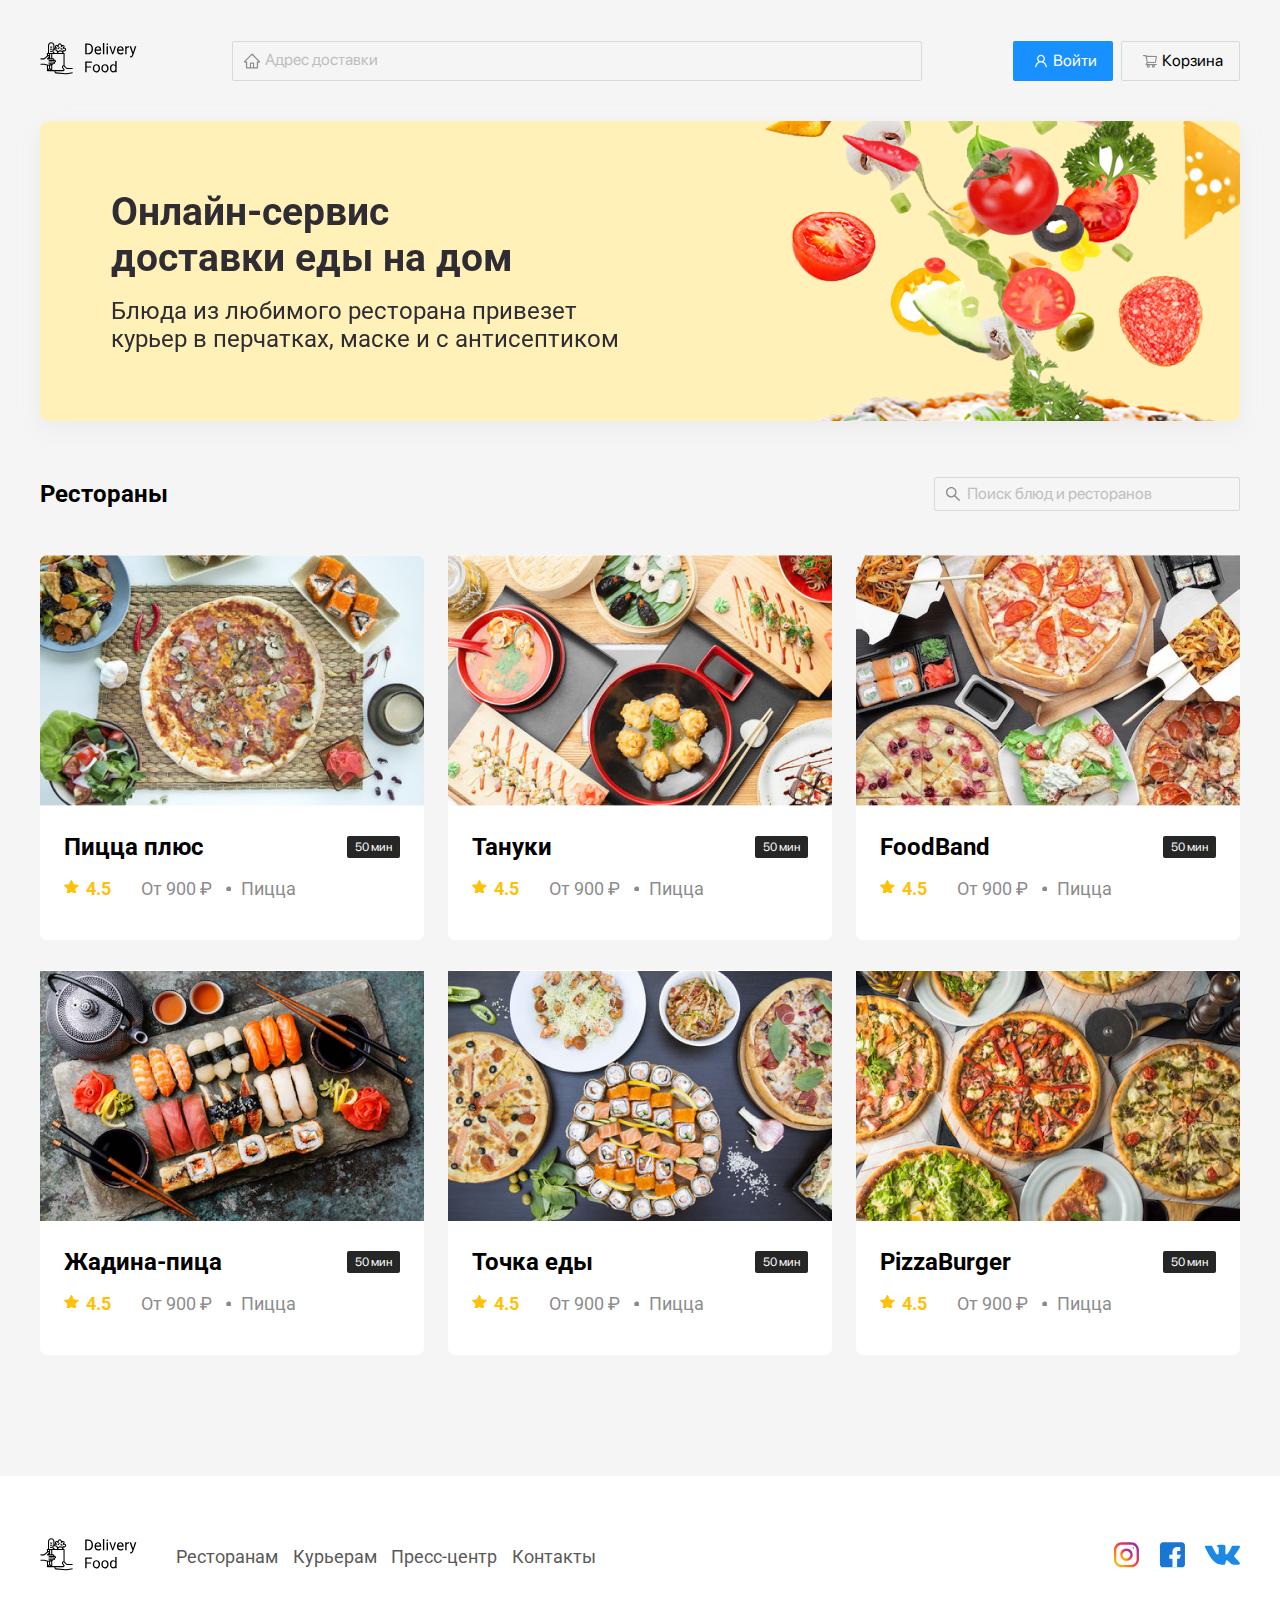
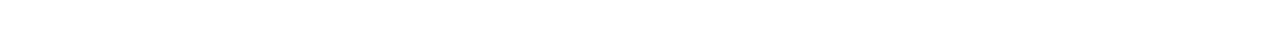
<file: delivery/index.html>
<!DOCTYPE html>
 <html lang="ru">
 <head>
    <meta charset="UTF-8">
    <meta http-equiv="X-UA-Compatible" content="IE=edge">
    <meta name="viewport" content="width=device-width, initial-scale=1.0">
    <title>Delivery Food</title>
    <link rel="preconnect" href="https://fonts.googleapis.com">
    <link rel="preconnect" href="https://fonts.gstatic.com" crossorigin>
    <link href="https://fonts.googleapis.com/css2?family=Roboto:wght@400;700&display=swap" rel="stylesheet">
    <link rel="stylesheet" href="./css/style.css">
    <script src="./js/main.js" defer></script>
 </head>
 <body>
    <header class="header">
        
        <div class="container block">
            
            <a href="./index.html" class="logo-link">
                <img src="./img/logo.svg" alt="Логотип" class="logo-img">
            </a>

            <input type="text" class="input adress-input" placeholder="Адрес доставки">
            
            <div class="buttons">
                <button class="button button--primary">
                    <img src="./img/user.svg" alt="Человек" class="login-img"> 
                    <span class="button-text">Войти</span>
                </button>
                <button class="button button--secondary">
                    <img src="./img/shopping-cart.svg" alt="Корзина" class="cart-img"> 
                    <span class="button-text">Корзина</span>
                </button>
            </div>
            <!-- /.buttons -->
        
        </div>
        <!-- /.container block -->
    
    </header>
    <!-- /.header -->

    <section class="section section-promo">
        <div class="container promo-block">
            <div class="text-block">
                <h1 class="promo-title">Онлайн-сервис доставки еды на дом</h1>
                <p class="promo-desc">Блюда из любимого ресторана привезет курьер в перчатках, маске и с антисептиком</p>
            </div>
        </div>
        <!-- /.container -->
    </section>
    <!-- /.section section-promo -->

    <section class="section section-rest">
        <div class="container">
            <div class="section__header">
                <h2 class="section__header-tittle">Рестораны</h2>
                <input type="text" class="input search-input" 
                placeholder="Поиск блюд и ресторанов">
            </div>
            <!-- /.section__header -->
            <div class="block cards">
                <a href="./content/restourant.html" class="card">
                    <div class="card-img">
                        <img src="./img/pizza-plus.png" alt="Картинка заведения">
                    </div>
                    <!-- /.card-img -->
                    <div class="card-main">
                        <div class="card-main__header">
                            <h3 class="cart-title">Пицца плюс</h3>
                            <strong class="time-wait">50 мин</strong>
                        </div>
                        <!-- /.card-main__header -->
                        <div class="card-desc">
                            <span class="reit">4.5</span>
                            <strong class="midprice">От 900 ₽</strong>
                            <span class="dish">Пицца</span>
                        </div>
                        <!-- /.card-desc -->
                    </div>
                    <!-- /.card-main -->
                </a>
                <!-- /.card -->
                <a href="./content/restourant.html" class="card">
                    <div class="card-img">
                        <img src="./img/tanuki.jpg" alt="Картинка заведения">
                    </div>
                    <!-- /.card-img -->
                    <div class="card-main">
                        <div class="card-main__header">
                            <h3 class="cart-title">Тануки</h3>
                            <strong class="time-wait">50 мин</strong>
                        </div>
                        <!-- /.card-main__header -->
                        <div class="card-desc">
                            <span class="reit">4.5</span>
                            <strong class="midprice">От 900 ₽</strong>
                            <span class="dish">Пицца</span>
                        </div>
                        <!-- /.card-desc -->
                    </div>
                    <!-- /.card-main -->
                </a>
                <!-- /.card -->
                <a href="./content/restourant.html" class="card">
                    <div class="card-img">
                        <img src="./img/foodband.png" alt="Картинка заведения">
                    </div>
                    <!-- /.card-img -->
                    <div class="card-main">
                        <div class="card-main__header">
                            <h3 class="cart-title">FoodBand</h3>
                            <strong class="time-wait">50 мин</strong>
                        </div>
                        <!-- /.card-main__header -->
                        <div class="card-desc">
                            <span class="reit">4.5</span>
                            <strong class="midprice">От 900 ₽</strong>
                            <span class="dish">Пицца</span>
                        </div>
                        <!-- /.card-desc -->
                    </div>
                    <!-- /.card-main -->
                </a>
                <!-- /.card -->
                <a href="./content/restourant.html" class="card">
                    <div class="card-img">
                        <img src="./img/zhadina-pizza.png" alt="Картинка заведения">
                    </div>
                    <!-- /.card-img -->
                    <div class="card-main">
                        <div class="card-main__header">
                            <h3 class="cart-title">Жадина-пица</h3>
                            <strong class="time-wait">50 мин</strong>
                        </div>
                        <!-- /.card-main__header -->
                        <div class="card-desc">
                            <span class="reit">4.5</span>
                            <strong class="midprice">От 900 ₽</strong>
                            <span class="dish">Пицца</span>
                        </div>
                        <!-- /.card-desc -->
                    </div>
                    <!-- /.card-main -->
                </a>
                <!-- /.card -->
                <a href="./content/restourant.html" class="card">
                    <div class="card-img">
                        <img src="./img/meal-point.png" alt="Картинка заведения">
                    </div>
                    <!-- /.card-img -->
                    <div class="card-main">
                        <div class="card-main__header">
                            <h3 class="cart-title">Точка еды</h3>
                            <strong class="time-wait">50 мин</strong>
                        </div>
                        <!-- /.card-main__header -->
                        <div class="card-desc">
                            <span class="reit">4.5</span>
                            <strong class="midprice">От 900 ₽</strong>
                            <span class="dish">Пицца</span>
                        </div>
                        <!-- /.card-desc -->
                    </div>
                    <!-- /.card-main -->
                </a>
                <!-- /.card -->
                <a href="./content/restourant.html" class="card">
                    <div class="card-img">
                        <img src="./img/pizzaburger.png" alt="Картинка заведения">
                    </div>
                    <!-- /.card-img -->
                    <div class="card-main">
                        <div class="card-main__header">
                            <h3 class="cart-title">PizzaBurger</h3>
                            <strong class="time-wait">50 мин</strong>
                        </div>
                        <!-- /.card-main__header -->
                        <div class="card-desc">
                            <span class="reit">4.5</span>
                            <strong class="midprice">От 900 ₽</strong>
                            <span class="dish">Пицца</span>
                        </div>
                        <!-- /.card-desc -->
                    </div>
                    <!-- /.card-main -->
                </a>
                <!-- /.card -->
            </div>
            <!-- /.block cards-->
        </div>
        <!-- /.container -->
    </section>
    <!-- /.section section-rest -->

    <footer class="footer">
        <div class="container block">
            <div class="footer-block">
                <a href="index.html" class="logo-link">
                    <img src="./img/logo.svg" alt="Логотип" class="logo-img">
                </a>
                <nav class="navigation">
                     <a href="#" class="nav-link">Ресторанам</a>
                     <a href="#" class="nav-link">Курьерам</a>
                     <a href="#" class="nav-link">Пресс-центр</a>
                     <a href="#" class="nav-link">Контакты</a>
                </nav>
                <!-- /.navigation -->    
            </div>
            <!-- /.footer-block -->
            <div class="social-block">
                <a href="#" class="social-link">
                    <img src="./img/inst.svg" alt="Социальная сеть" class="social-img">
                </a>
                <a href="#" class="social-link">
                    <img src="./img/facebook.svg" alt="Социальная сеть" class="social-img">
                </a>
                <a href="#" class="social-link">
                    <img src="./img/vk.svg" alt="Социальная сеть" class="social-img">
                </a>
            </div>
        </div>
        <!-- /.container block -->
    </footer>
    <!-- /.footer -->
    <div class="modal modal--close">
        <div class="modal-window">
    
            <div class="modal-header">
                <h2 class="modal-title">Корзина</h2>
                <button class="btn-close"></button>
            </div>
            <!-- /.modal-header -->
    
            <div class="modal-mail">
                <div class="row">
                    <p class="product-name">Ролл угорь стандарт</p>
                    <div class="row-right">
                        <div class="price-product">
                            <strong class="price">250</strong>
                            <span class="rub">₽</span>
                        </div>
                        <!-- /.price-product -->
                        <div class="counter">
                            <button class="btn-count">-</button>
                            <span class="count">1</span>
                            <button class="btn-count">+</button>
                        </div>
                        <!-- /.counter -->
                    </div>
                    <!-- /.row-right -->
                </div>
                <!-- /.row -->
                <div class="row">
                    <p class="product-name">Ролл угорь стандарт</p>
                    <div class="row-right">
                        <div class="price-product">
                            <strong class="price">250</strong>
                            <span class="rub">₽</span>
                        </div>
                        <!-- /.price-product -->
                        <div class="counter">
                            <button class="btn-count">-</button>
                            <span class="count">1</span>
                            <button class="btn-count">+</button>
                        </div>
                        <!-- /.counter -->
                    </div>
                    <!-- /.row-right -->
                </div>
                <!-- /.row -->
                <div class="row">
                    <p class="product-name">Ролл угорь стандарт</p>
                    <div class="row-right">
                        <div class="price-product">
                            <strong class="price">250</strong>
                            <span class="rub">₽</span>
                        </div>
                        <!-- /.price-product -->
                        <div class="counter">
                            <button class="btn-count">-</button>
                            <span class="count">1</span>
                            <button class="btn-count">+</button>
                        </div>
                        <!-- /.counter -->
                    </div>
                    <!-- /.row-right -->
                </div>
                <!-- /.row -->
                <div class="row">
                    <p class="product-name">Ролл угорь стандарт</p>
                    <div class="row-right">
                        <div class="price-product">
                            <strong class="price">250</strong>
                            <span class="rub">₽</span>
                        </div>
                        <!-- /.price-product -->
                        <div class="counter">
                            <button class="btn-count">-</button>
                            <span class="count">1</span>
                            <button class="btn-count">+</button>
                        </div>
                        <!-- /.counter -->
                    </div>
                    <!-- /.row-right -->
                </div>
                <!-- /.row -->
                <div class="row">
                    <p class="product-name">Ролл угорь стандарт</p>
                    <div class="row-right">
                        <div class="price-product">
                            <strong class="price">250</strong>
                            <span class="rub">₽</span>
                        </div>
                        <!-- /.price-product -->
                        <div class="counter">
                            <button class="btn-count">-</button>
                            <span class="count">1</span>
                            <button class="btn-count">+</button>
                        </div>
                        <!-- /.counter -->
                    </div>
                    <!-- /.row-right -->
                </div>
                <!-- /.row -->
                <div class="row">
                    <p class="product-name">Ролл угорь стандарт</p>
                    <div class="row-right">
                        <div class="price-product">
                            <strong class="price">250</strong>
                            <span class="rub">₽</span>
                        </div>
                        <!-- /.price-product -->
                        <div class="counter">
                            <button class="btn-count">-</button>
                            <span class="count">1</span>
                            <button class="btn-count">+</button>
                        </div>
                        <!-- /.counter -->
                    </div>
                    <!-- /.row-right -->
                </div>
                <!-- /.row -->
            </div>
            <!-- /.modal-mail -->
    
            <div class="modal-footer">
                <div class="sum">
                    <h3 class="modal-sum">1250</h3>
                    <span class="rub-sum">₽</span>
                </div>
                <!-- /.sum -->
                <div class="buttons">
                    <button class="button button--primary">
                        <span class="button-text">Оформить заказ</span>
                    </button>
                    <button class="button button--secondary">
                        <span class="button-text">Отмена</span>
                    </button>
                </div>
                <!-- /.buttons -->
            </div>
            <!-- /.modal-footer -->
    
        </div>
        <!-- /.modal-window -->
       </div>
       <!-- /.modal -->
 </body>
 </html>
</file>
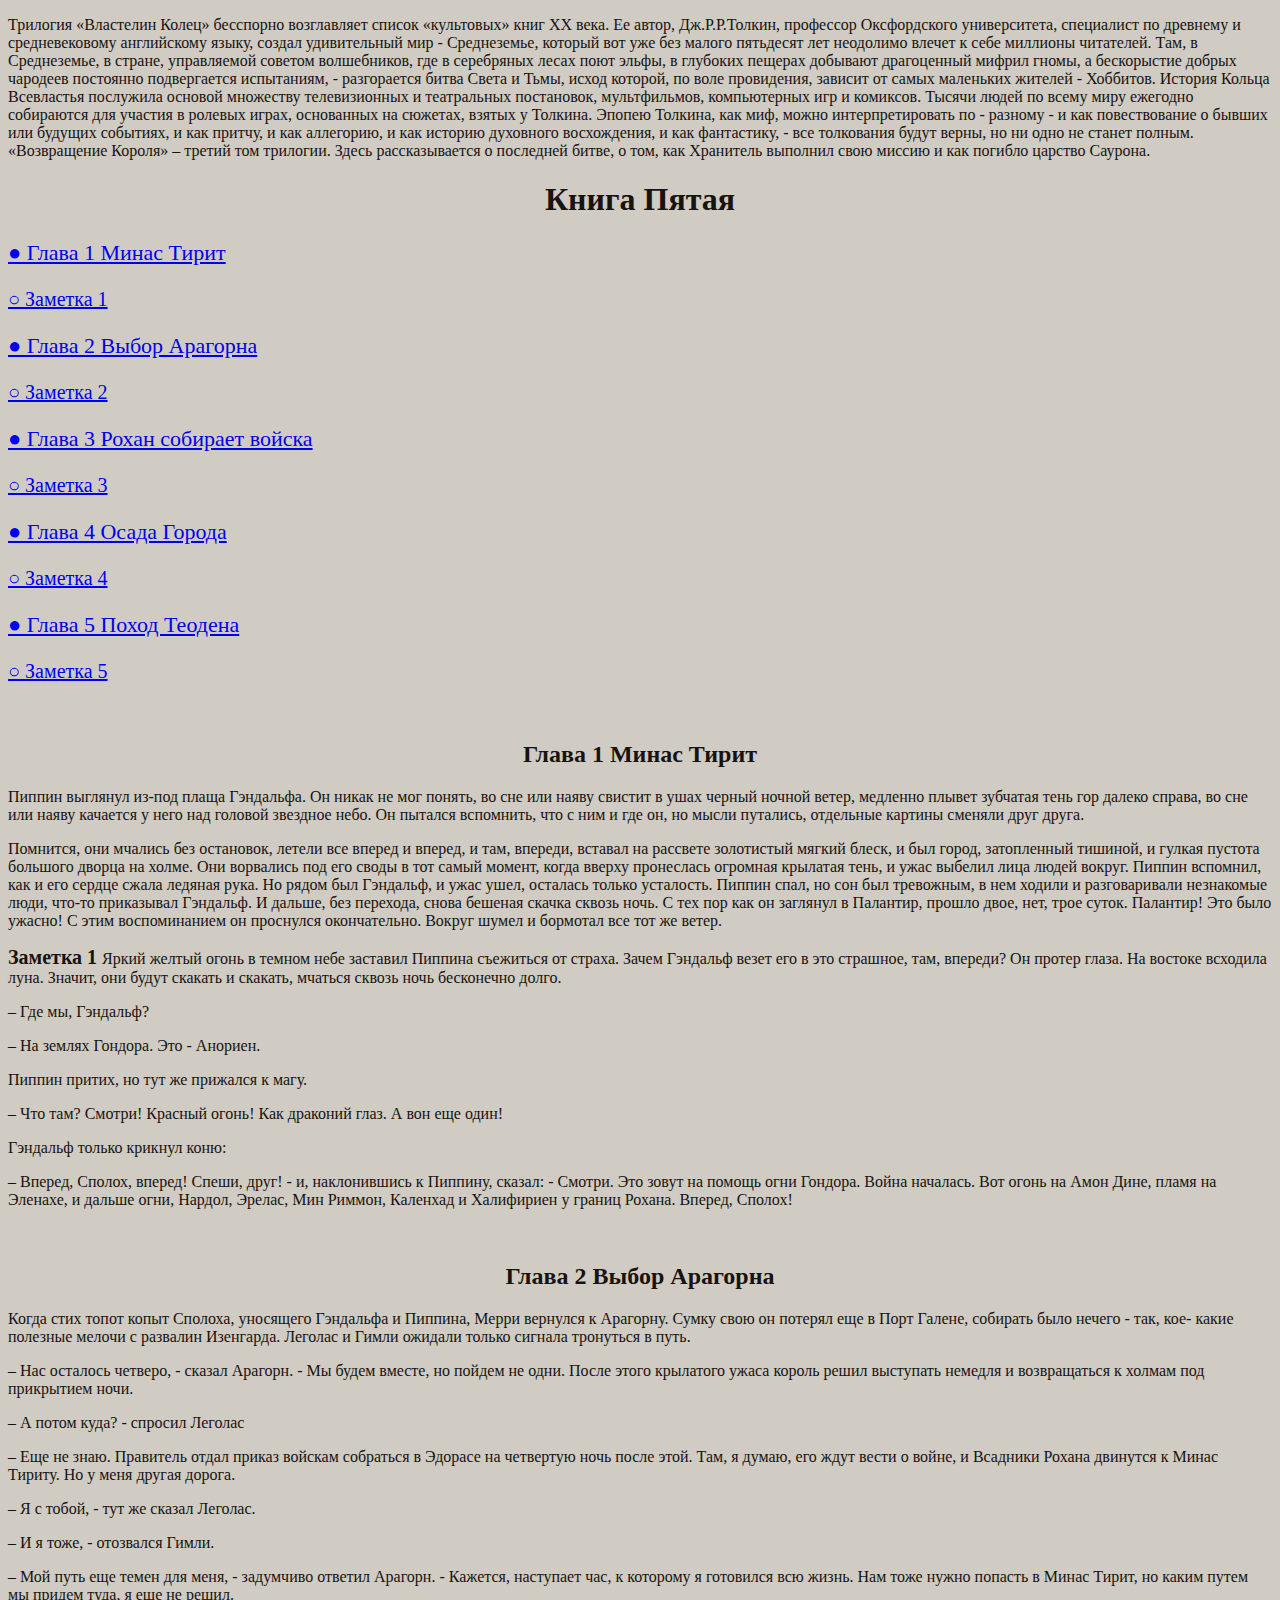
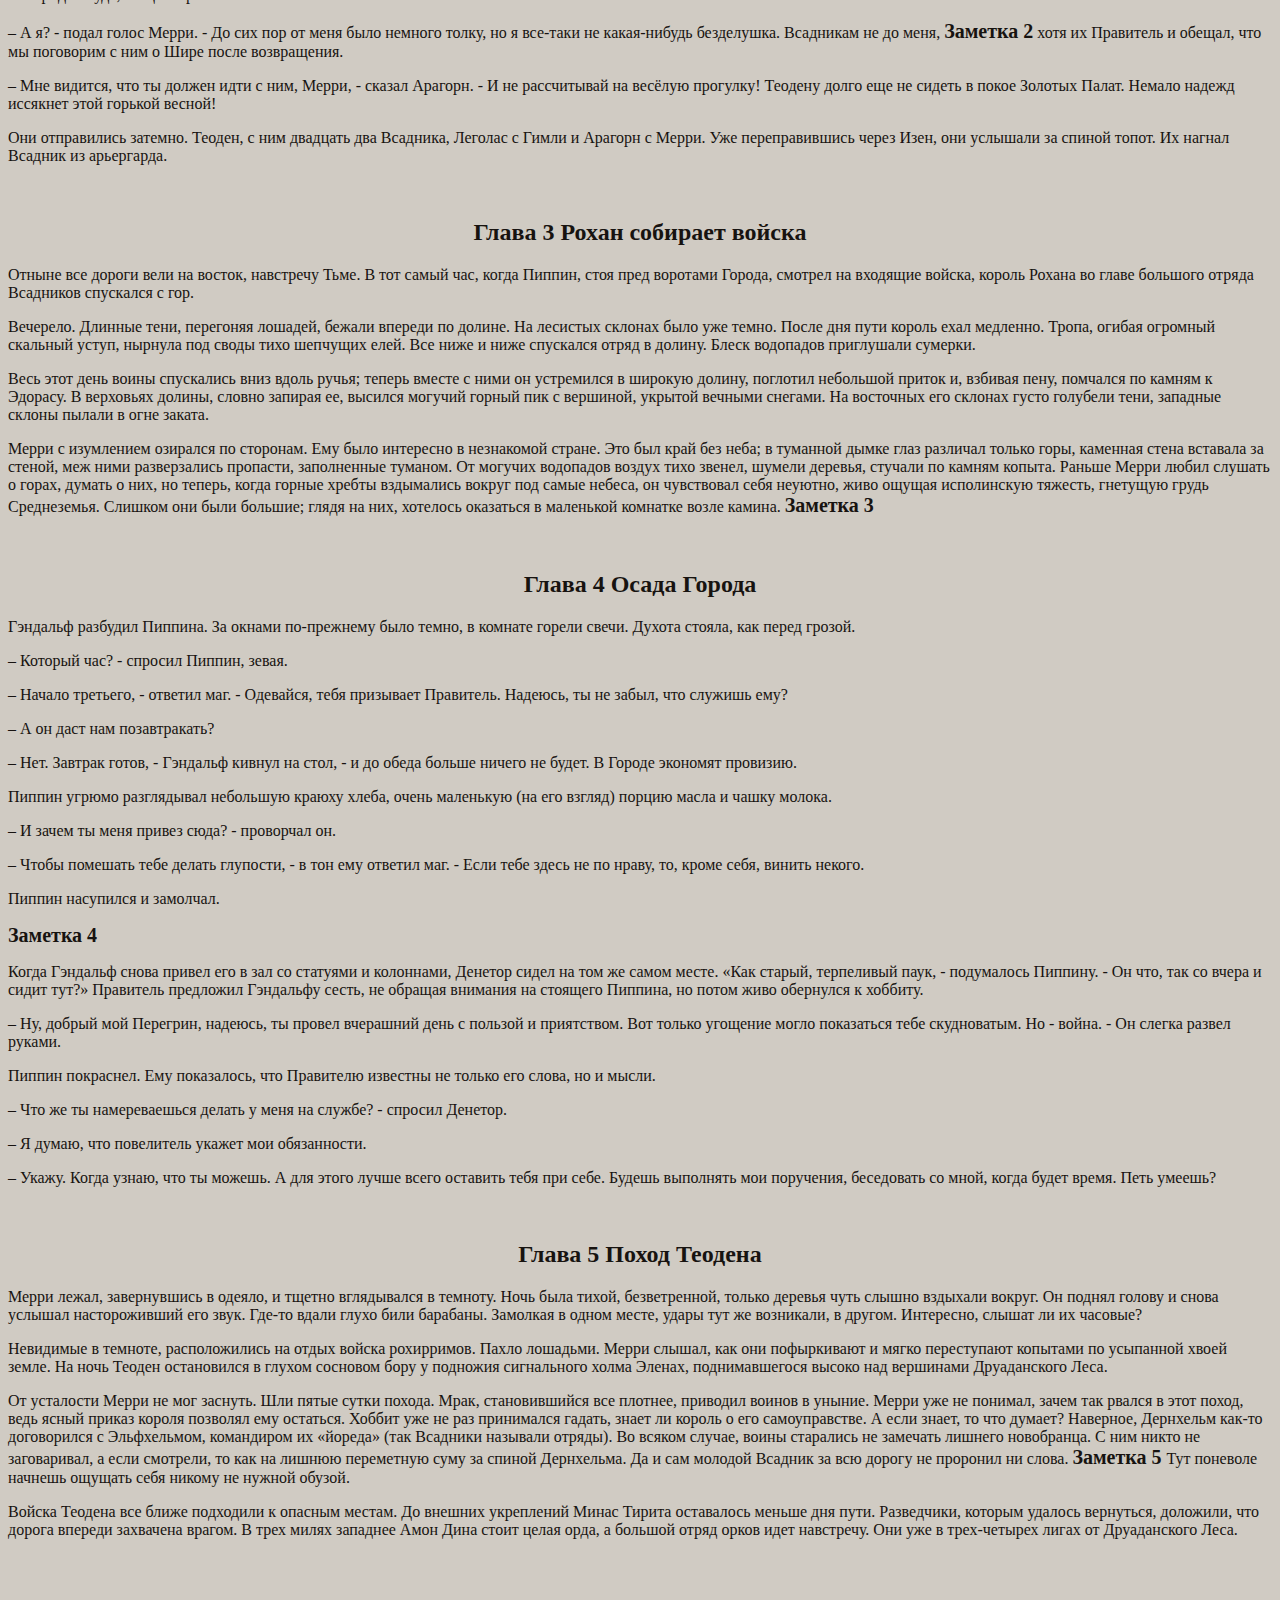
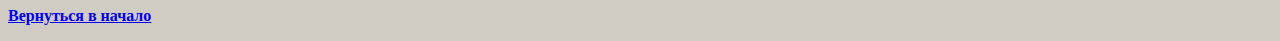
<file: lesson 4-5/htmlcode4lesson.html>
<!doctype html>
<html> 
<head>
    <meta charset="utf-8">
    <title>Muertelin. Lesson 4</title>
    <link rel="stylesheet" href="lesson5.css">
</head>
    <body>
        <p><a name="top"></a></p>
      <p>Трилогия «Властелин Колец» бесспорно возглавляет список «культовых» книг XX века. Ее
        автор, Дж.Р.Р.Толкин, профессор Оксфордского университета, специалист по древнему и
        средневековому английскому языку, создал удивительный мир - Среднеземье, который вот уже
        без малого пятьдесят лет неодолимо влечет к себе миллионы читателей. Там, в Среднеземье, в
        стране, управляемой советом волшебников, где в серебряных лесах поют эльфы, в глубоких
        пещерах добывают драгоценный мифрил гномы, а бескорыстие добрых чародеев постоянно
        подвергается испытаниям, - разгорается битва Света и Тьмы, исход которой, по воле
        провидения, зависит от самых маленьких жителей - Хоббитов. История Кольца Всевластья
        послужила основой множеству телевизионных и театральных постановок, мультфильмов,
        компьютерных игр и комиксов. Тысячи людей по всему миру ежегодно собираются для участия
        в ролевых играх, основанных на сюжетах, взятых у Толкина. Эпопею Толкина, как миф, можно
        интерпретировать по - разному - и как повествование о бывших или будущих событиях, и как
        притчу, и как аллегорию, и как историю духовного восхождения, и как фантастику, - все
        толкования будут верны, но ни одно не станет полным. «Возвращение Короля» – третий том
        трилогии. Здесь рассказывается о последней битве, о том, как Хранитель выполнил свою миссию
        и как погибло царство Саурона.</p>  

        <h1>Книга Пятая</h1>
        <p style="font-size: 22px"><a href="#1">● Глава 1 Минас Тирит</a></p>
        <p style="font-size: 20px"><a href="#z1">  ○ Заметка 1</a></p>
        <p style="font-size: 22px"><a href="#2">● Глава 2 Выбор Арагорна</a></p>
        <p style="font-size: 20px"><a href="#z2">  ○ Заметка 2</a></p>
        <p style="font-size: 22px"><a href="#3">● Глава 3 Рохан собирает войска</a></p>
        <p style="font-size: 20px"><a href="#z3">  ○ Заметка 3</a></p>
        <p style="font-size: 22px"><a href="4">● Глава 4 Осада Города</a></p>
        <p style="font-size: 20px"><a href="#z4">  ○ Заметка 4</a></p>
        <p style="font-size: 22px"><a href="#5">● Глава 5 Поход Теодена</a></p>
        <p style="font-size: 20px"><a href="#z5">  ○ Заметка 5</a></p>
        <br>

        <h2><a name="1">Глава 1 Минас Тирит</a></h2>

        <p>Пиппин выглянул из-под плаща Гэндальфа. Он никак не мог понять, во сне или наяву
        свистит в ушах черный ночной ветер, медленно плывет зубчатая тень гор далеко справа,
        во сне или наяву качается у него над головой звездное небо. Он пытался вспомнить, что
        с ним и где он, но мысли путались, отдельные картины сменяли друг друга.</p>
        
        <p>Помнится, они мчались без остановок, летели все вперед и вперед, и там, впереди,
        вставал на рассвете золотистый мягкий блеск, и был город, затопленный тишиной, и
        гулкая пустота большого дворца на холме. Они ворвались под его своды в тот самый
        момент, когда вверху пронеслась огромная крылатая тень, и ужас выбелил лица людей
        вокруг. Пиппин вспомнил, как и его сердце сжала ледяная рука. Но рядом был Гэндальф,
        и ужас ушел, осталась только усталость. Пиппин спал, но сон был тревожным, в нем
        ходили и разговаривали незнакомые люди, что-то приказывал Гэндальф. И дальше, без
        перехода, снова бешеная скачка сквозь ночь. С тех пор как он заглянул в Палантир,
        прошло двое, нет, трое суток. Палантир! Это было ужасно! С этим воспоминанием он
        проснулся окончательно. Вокруг шумел и бормотал все тот же ветер.</p>

        <p><b style="font-size: 20px"><a name="z1">Заметка 1 </a></b>Яркий желтый огонь в темном небе заставил 
        Пиппина съежиться от страха. Зачем Гэндальф везет его в это страшное, там, впереди? Он протер глаза. 
        На востоке всходила луна. Значит, они будут скакать и скакать, мчаться сквозь ночь бесконечно долго.</p>

        <p>– Где мы, Гэндальф?</p>
        <p>– На землях Гондора. Это - Анориен.</p>
        <p>Пиппин притих, но тут же прижался к магу.</p>
        <p>– Что там? Смотри! Красный огонь! Как драконий глаз. А вон еще один!</p>
        <p>Гэндальф только крикнул коню:</p>
        <p>– Вперед, Сполох, вперед! Спеши, друг! - и, наклонившись к Пиппину, сказал: - Смотри.
        Это зовут на помощь огни Гондора. Война началась. Вот огонь на Амон Дине, пламя на
        Эленахе, и дальше огни, Нардол, Эрелас, Мин Риммон, Каленхад и Халифириен у границ
        Рохана. Вперед, Сполох!</p>
        <br>

        <h2><a name="2">Глава 2 Выбор Арагорна</a></h2>
        
        <p>Когда стих топот копыт Сполоха, уносящего Гэндальфа и Пиппина, Мерри вернулся к
        Арагорну. Сумку свою он потерял еще в Порт Галене, собирать было нечего - так, кое-
        какие полезные мелочи с развалин Изенгарда. Леголас и Гимли ожидали только сигнала
        тронуться в путь.</p>
        
        <p>– Нас осталось четверо, - сказал Арагорн. - Мы будем вместе, но пойдем не одни. После
        этого крылатого ужаса король решил выступать немедля и возвращаться к холмам под
        прикрытием ночи.</p>
        <p>– А потом куда? - спросил Леголас</p>
        <p>– Еще не знаю. Правитель отдал приказ войскам собраться в Эдорасе на четвертую ночь
        после этой. Там, я думаю, его ждут вести о войне, и Всадники Рохана двинутся к Минас
        Тириту. Но у меня другая дорога.</p>
        <p>– Я с тобой, - тут же сказал Леголас.</p>
        <p>– И я тоже, - отозвался Гимли.</p>
        <p>– Мой путь еще темен для меня, - задумчиво ответил Арагорн. - Кажется, наступает час,
        к которому я готовился всю жизнь. Нам тоже нужно попасть в Минас Тирит, но каким
        путем мы придем туда, я еще не решил.</p>
        <p>– А я? - подал голос Мерри. - До сих пор от меня было немного толку, но я все-таки не
        какая-нибудь безделушка. Всадникам не до меня, 
        <b style="font-size: 20px"><a name="z2">Заметка 2</a></b> хотя их Правитель и
        обещал, что мы поговорим с ним о Шире после возвращения.</p>
        <p>– Мне видится, что ты должен идти с ним, Мерри, - сказал Арагорн. - И не рассчитывай
        на весёлую прогулку! Теодену долго еще не сидеть в покое Золотых Палат. Немало
        надежд иссякнет этой горькой весной!</p>
        <p>Они отправились затемно. Теоден, с ним двадцать два Всадника, Леголас с Гимли и
        Арагорн с Мерри. Уже переправившись через Изен, они услышали за спиной топот. Их
        нагнал Всадник из арьергарда.</p>
        <br>

        <h2><a name="3">Глава 3 Рохан собирает войска</a></h2>
        
        <p>Отныне все дороги вели на восток, навстречу Тьме. В тот самый час, когда Пиппин, стоя
        пред воротами Города, смотрел на входящие войска, король Рохана во главе большого
        отряда Всадников спускался с гор.</p>
        
        <p>Вечерело. Длинные тени, перегоняя лошадей, бежали впереди по долине. На лесистых
        склонах было уже темно. После дня пути король ехал медленно. Тропа, огибая огромный
        скальный уступ, нырнула под своды тихо шепчущих елей. Все ниже и ниже спускался
        отряд в долину. Блеск водопадов приглушали сумерки.</p>
        
        <p>Весь этот день воины спускались вниз вдоль ручья; теперь вместе с ними он устремился
        в широкую долину, поглотил небольшой приток и, взбивая пену, помчался по камням к
        Эдорасу. В верховьях долины, словно запирая ее, высился могучий горный пик с
        вершиной, укрытой вечными снегами. На восточных его склонах густо голубели тени,
        западные склоны пылали в огне заката.</p>
        
        <p>Мерри с изумлением озирался по сторонам. Ему было интересно в незнакомой стране.
        Это был край без неба; в туманной дымке глаз различал только горы, каменная стена
        вставала за стеной, меж ними разверзались пропасти, заполненные туманом. От могучих
        водопадов воздух тихо звенел, шумели деревья, стучали по камням копыта. Раньше
        Мерри любил слушать о горах, думать о них, но теперь, когда горные хребты
        вздымались вокруг под самые небеса, он чувствовал себя неуютно, живо ощущая
        исполинскую тяжесть, гнетущую грудь Среднеземья. Слишком они были большие;
        глядя на них, хотелось оказаться в маленькой комнатке возле камина. 
        <b style="font-size: 20px"><a name="z3">Заметка 3</a></b></p>
        <br>
        
        <h2><a name="4">Глава 4 Осада Города</a></h2>
        
        <p>Гэндальф разбудил Пиппина. За окнами по-прежнему было темно, в комнате горели
        свечи. Духота стояла, как перед грозой.</p>
        
        <p>– Который час? - спросил Пиппин, зевая.</p>
        <p>– Начало третьего, - ответил маг. - Одевайся, тебя призывает Правитель. Надеюсь, ты не
        забыл, что служишь ему?</p>
        <p>– А он даст нам позавтракать?</p>
        <p>– Нет. Завтрак готов, - Гэндальф кивнул на стол, - и до обеда больше ничего не будет. В
        Городе экономят провизию.</p>
        <p>Пиппин угрюмо разглядывал небольшую краюху хлеба, очень маленькую (на его взгляд)
        порцию масла и чашку молока.</p>
        <p>– И зачем ты меня привез сюда? - проворчал он.</p>
        <p>– Чтобы помешать тебе делать глупости, - в тон ему ответил маг. - Если тебе здесь не по
        нраву, то, кроме себя, винить некого.</p>
        
        <p>Пиппин насупился и замолчал.</p>
        
        <p><b style="font-size: 20px"><a name="z4">Заметка 4</a></b></p>
        <p>Когда Гэндальф снова привел его в зал со статуями и колоннами, Денетор сидел на том
        же самом месте. «Как старый, терпеливый паук, - подумалось Пиппину. - Он что, так со
        вчера и сидит тут?» Правитель предложил Гэндальфу сесть, не обращая внимания на
        стоящего Пиппина, но потом живо обернулся к хоббиту.</p>
        
        <p>– Ну, добрый мой Перегрин, надеюсь, ты провел вчерашний день с пользой и
        приятством. Вот только угощение могло показаться тебе скудноватым. Но - война. - Он
        слегка развел руками.</p>
        
        <p>Пиппин покраснел. Ему показалось, что Правителю известны не только его слова, но и
        мысли.</p>
        
        <p>– Что же ты намереваешься делать у меня на службе? - спросил Денетор.</p>
        <p>– Я думаю, что повелитель укажет мои обязанности.</p>
        <p>– Укажу. Когда узнаю, что ты можешь. А для этого лучше всего оставить тебя при себе.
        Будешь выполнять мои поручения, беседовать со мной, когда будет время. Петь умеешь?</p>
        <br>
        
        <h2><a name="5">Глава 5 Поход Теодена</a></h2>
        <p>Мерри лежал, завернувшись в одеяло, и тщетно вглядывался в темноту. Ночь была
        тихой, безветренной, только деревья чуть слышно вздыхали вокруг. Он поднял голову и
        снова услышал настороживший его звук. Где-то вдали глухо били барабаны. Замолкая в
        одном месте, удары тут же возникали, в другом. Интересно, слышат ли их часовые?</p>
        
        <p>Невидимые в темноте, расположились на отдых войска рохирримов. Пахло лошадьми.
        Мерри слышал, как они пофыркивают и мягко переступают копытами по усыпанной хвоей земле. 
        На ночь Теоден остановился в глухом сосновом бору у подножия
        сигнального холма Эленах, поднимавшегося высоко над вершинами Друаданского Леса.</p>
        
        <p>От усталости Мерри не мог заснуть. Шли пятые сутки похода. Мрак, становившийся все
        плотнее, приводил воинов в уныние. Мерри уже не понимал, зачем так рвался в этот
        поход, ведь ясный приказ короля позволял ему остаться. Хоббит уже не раз принимался
        гадать, знает ли король о его самоуправстве. А если знает, то что думает? Наверное,
        Дернхельм как-то договорился с Эльфхельмом, командиром их «йореда» (так Всадники
        называли отряды). Во всяком случае, воины старались не замечать лишнего новобранца.
        С ним никто не заговаривал, а если смотрели, то как на лишнюю переметную суму за
        спиной Дернхельма. Да и сам молодой Всадник за всю дорогу не проронил ни слова.
        <b style="font-size: 20px"><a name="z5">Заметка 5 </a></b> 
        Тут поневоле начнешь ощущать себя никому не нужной обузой.</p>
        
        <p>Войска Теодена все ближе подходили к опасным местам. До внешних укреплений
        Минас Тирита оставалось меньше дня пути. Разведчики, которым удалось вернуться,
        доложили, что дорога впереди захвачена врагом. В трех милях западнее Амон Дина
        стоит целая орда, а большой отряд орков идет навстречу. Они уже в трех-четырех лигах
        от Друаданского Леса.</p>
        <br>
        <br>

        <p><b><a href="#top">Вернуться в начало </a></b></p>
    </body>
</html>
</file>
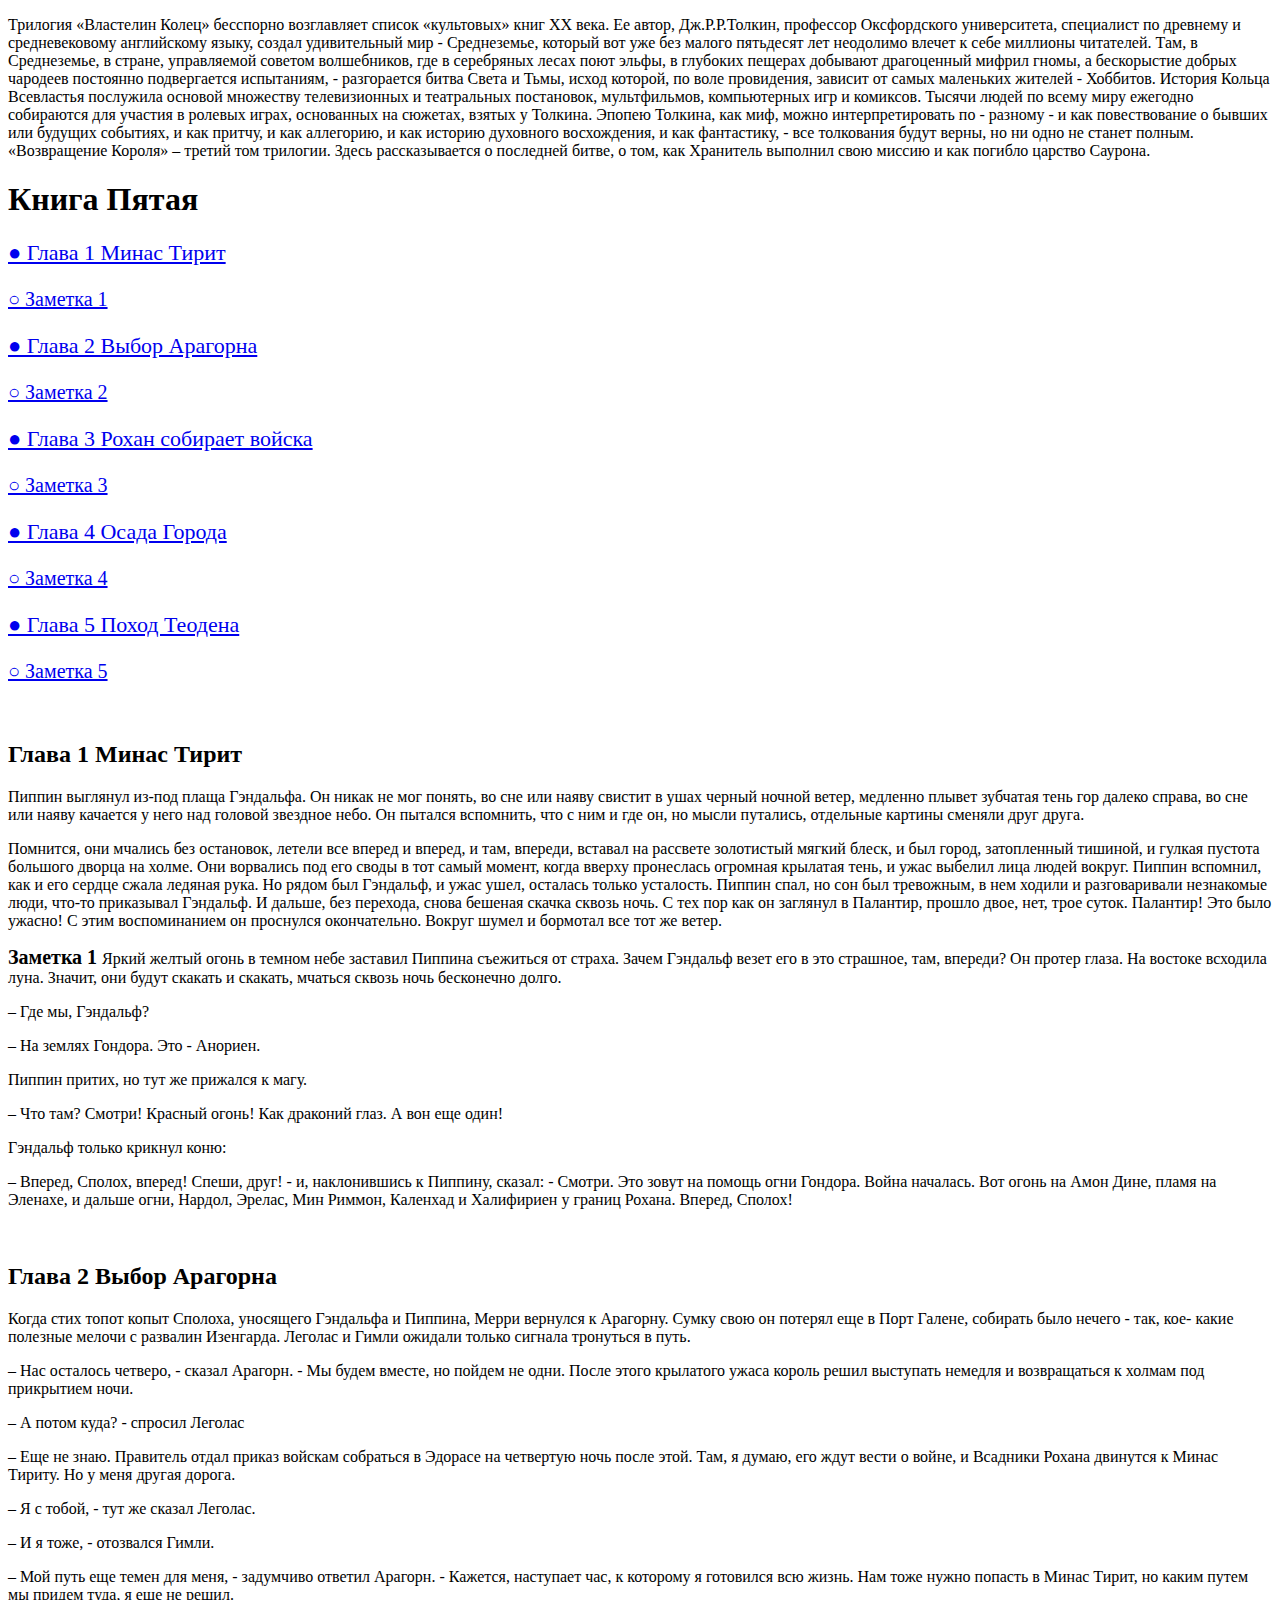
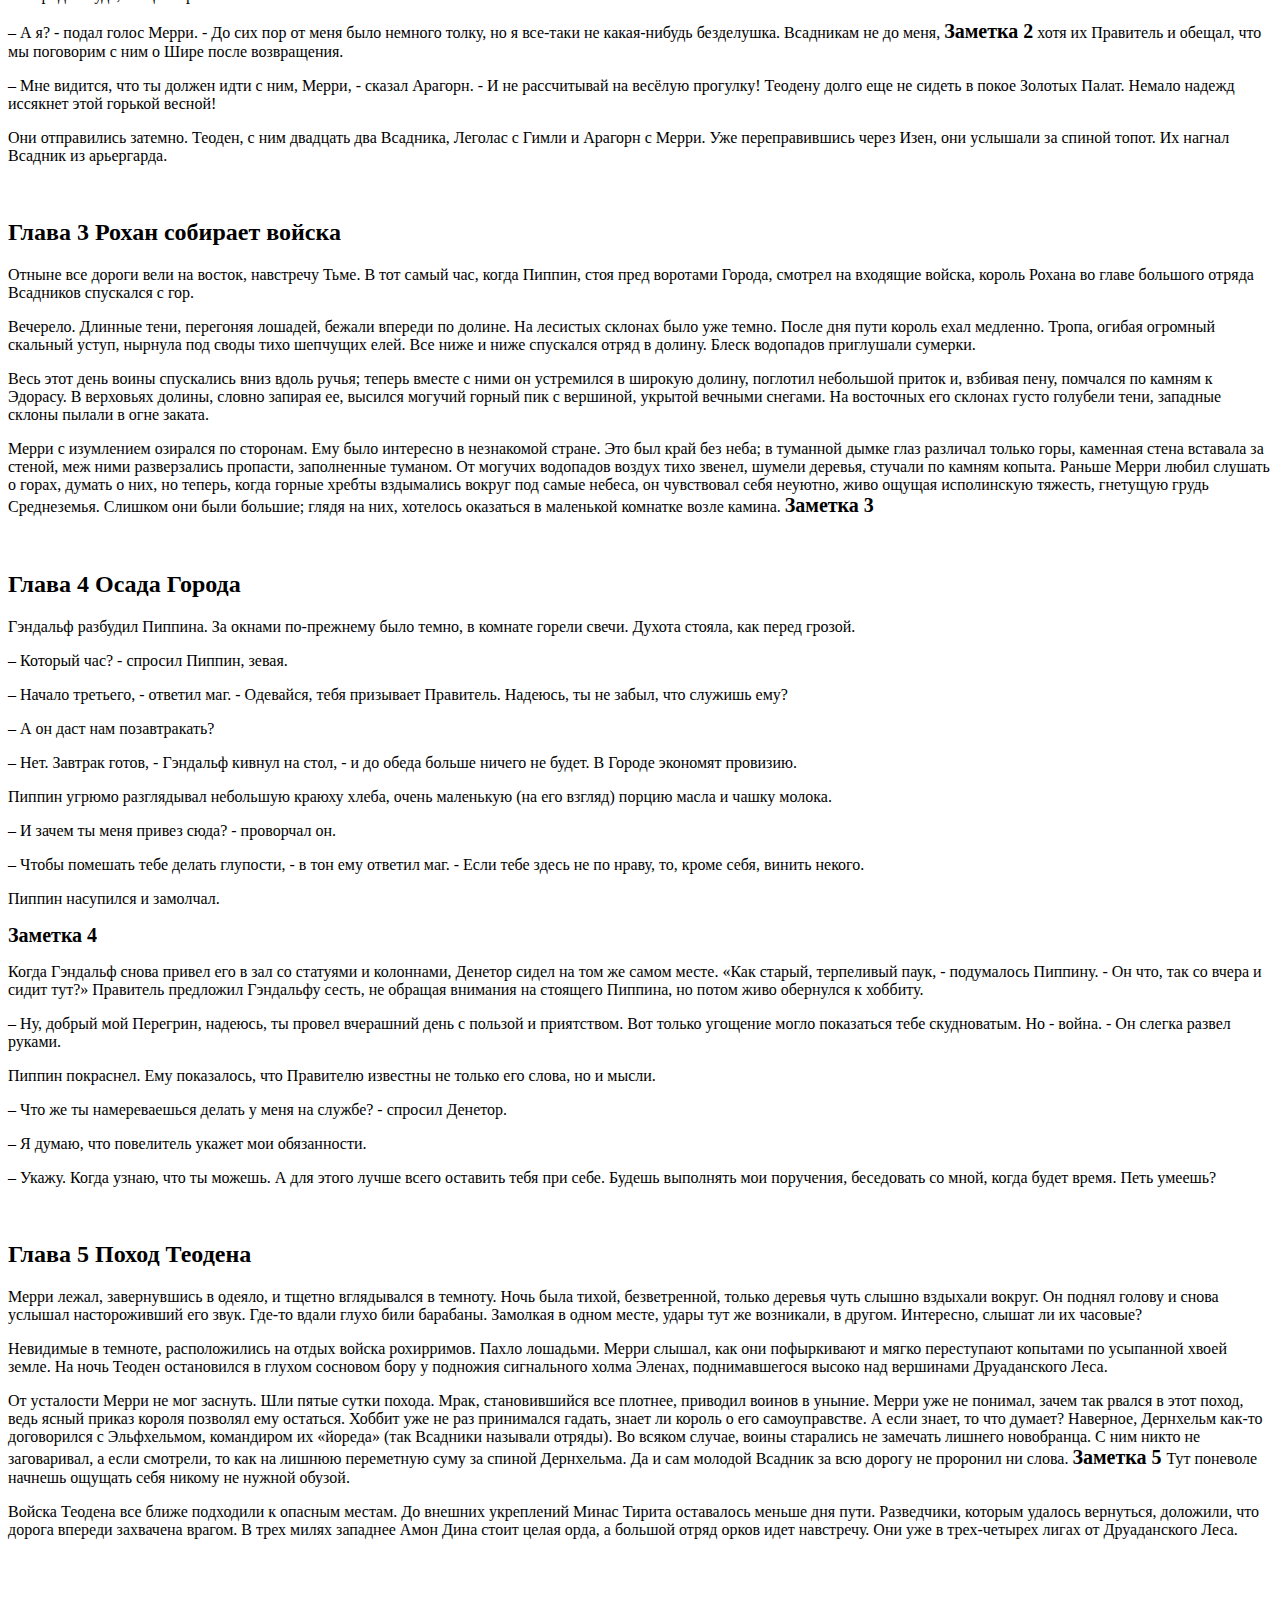
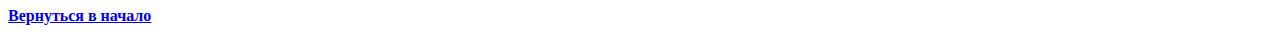
<file: lesson 4/htmlcode4lesson.html>
<!doctype html>
<html> 
<head>
    <title>Muertelin. Lesson 4</title>
</head>
    <body>
        <p><a name="top"></a></p>
      <p>Трилогия «Властелин Колец» бесспорно возглавляет список «культовых» книг XX века. Ее
        автор, Дж.Р.Р.Толкин, профессор Оксфордского университета, специалист по древнему и
        средневековому английскому языку, создал удивительный мир - Среднеземье, который вот уже
        без малого пятьдесят лет неодолимо влечет к себе миллионы читателей. Там, в Среднеземье, в
        стране, управляемой советом волшебников, где в серебряных лесах поют эльфы, в глубоких
        пещерах добывают драгоценный мифрил гномы, а бескорыстие добрых чародеев постоянно
        подвергается испытаниям, - разгорается битва Света и Тьмы, исход которой, по воле
        провидения, зависит от самых маленьких жителей - Хоббитов. История Кольца Всевластья
        послужила основой множеству телевизионных и театральных постановок, мультфильмов,
        компьютерных игр и комиксов. Тысячи людей по всему миру ежегодно собираются для участия
        в ролевых играх, основанных на сюжетах, взятых у Толкина. Эпопею Толкина, как миф, можно
        интерпретировать по - разному - и как повествование о бывших или будущих событиях, и как
        притчу, и как аллегорию, и как историю духовного восхождения, и как фантастику, - все
        толкования будут верны, но ни одно не станет полным. «Возвращение Короля» – третий том
        трилогии. Здесь рассказывается о последней битве, о том, как Хранитель выполнил свою миссию
        и как погибло царство Саурона.</p>  

        <h1>Книга Пятая</h1>
        <p style="font-size: 22px"><a href="#1">● Глава 1 Минас Тирит</a></p>
        <p style="font-size: 20px"><a href="#z1">  ○ Заметка 1</a></p>
        <p style="font-size: 22px"><a href="#2">● Глава 2 Выбор Арагорна</a></p>
        <p style="font-size: 20px"><a href="#z2">  ○ Заметка 2</a></p>
        <p style="font-size: 22px"><a href="#3">● Глава 3 Рохан собирает войска</a></p>
        <p style="font-size: 20px"><a href="#z3">  ○ Заметка 3</a></p>
        <p style="font-size: 22px"><a href="4">● Глава 4 Осада Города</a></p>
        <p style="font-size: 20px"><a href="#z4">  ○ Заметка 4</a></p>
        <p style="font-size: 22px"><a href="#5">● Глава 5 Поход Теодена</a></p>
        <p style="font-size: 20px"><a href="#z5">  ○ Заметка 5</a></p>
        <br>

        <h2><a name="1">Глава 1 Минас Тирит</a></h2>

        <p>Пиппин выглянул из-под плаща Гэндальфа. Он никак не мог понять, во сне или наяву
        свистит в ушах черный ночной ветер, медленно плывет зубчатая тень гор далеко справа,
        во сне или наяву качается у него над головой звездное небо. Он пытался вспомнить, что
        с ним и где он, но мысли путались, отдельные картины сменяли друг друга.</p>
        
        <p>Помнится, они мчались без остановок, летели все вперед и вперед, и там, впереди,
        вставал на рассвете золотистый мягкий блеск, и был город, затопленный тишиной, и
        гулкая пустота большого дворца на холме. Они ворвались под его своды в тот самый
        момент, когда вверху пронеслась огромная крылатая тень, и ужас выбелил лица людей
        вокруг. Пиппин вспомнил, как и его сердце сжала ледяная рука. Но рядом был Гэндальф,
        и ужас ушел, осталась только усталость. Пиппин спал, но сон был тревожным, в нем
        ходили и разговаривали незнакомые люди, что-то приказывал Гэндальф. И дальше, без
        перехода, снова бешеная скачка сквозь ночь. С тех пор как он заглянул в Палантир,
        прошло двое, нет, трое суток. Палантир! Это было ужасно! С этим воспоминанием он
        проснулся окончательно. Вокруг шумел и бормотал все тот же ветер.</p>

        <p><b style="font-size: 20px"><a name="z1">Заметка 1 </a></b>Яркий желтый огонь в темном небе заставил 
        Пиппина съежиться от страха. Зачем Гэндальф везет его в это страшное, там, впереди? Он протер глаза. 
        На востоке всходила луна. Значит, они будут скакать и скакать, мчаться сквозь ночь бесконечно долго.</p>

        <p>– Где мы, Гэндальф?</p>
        <p>– На землях Гондора. Это - Анориен.</p>
        <p>Пиппин притих, но тут же прижался к магу.</p>
        <p>– Что там? Смотри! Красный огонь! Как драконий глаз. А вон еще один!</p>
        <p>Гэндальф только крикнул коню:</p>
        <p>– Вперед, Сполох, вперед! Спеши, друг! - и, наклонившись к Пиппину, сказал: - Смотри.
        Это зовут на помощь огни Гондора. Война началась. Вот огонь на Амон Дине, пламя на
        Эленахе, и дальше огни, Нардол, Эрелас, Мин Риммон, Каленхад и Халифириен у границ
        Рохана. Вперед, Сполох!</p>
        <br>

        <h2><a name="2">Глава 2 Выбор Арагорна</a></h2>
        
        <p>Когда стих топот копыт Сполоха, уносящего Гэндальфа и Пиппина, Мерри вернулся к
        Арагорну. Сумку свою он потерял еще в Порт Галене, собирать было нечего - так, кое-
        какие полезные мелочи с развалин Изенгарда. Леголас и Гимли ожидали только сигнала
        тронуться в путь.</p>
        
        <p>– Нас осталось четверо, - сказал Арагорн. - Мы будем вместе, но пойдем не одни. После
        этого крылатого ужаса король решил выступать немедля и возвращаться к холмам под
        прикрытием ночи.</p>
        <p>– А потом куда? - спросил Леголас</p>
        <p>– Еще не знаю. Правитель отдал приказ войскам собраться в Эдорасе на четвертую ночь
        после этой. Там, я думаю, его ждут вести о войне, и Всадники Рохана двинутся к Минас
        Тириту. Но у меня другая дорога.</p>
        <p>– Я с тобой, - тут же сказал Леголас.</p>
        <p>– И я тоже, - отозвался Гимли.</p>
        <p>– Мой путь еще темен для меня, - задумчиво ответил Арагорн. - Кажется, наступает час,
        к которому я готовился всю жизнь. Нам тоже нужно попасть в Минас Тирит, но каким
        путем мы придем туда, я еще не решил.</p>
        <p>– А я? - подал голос Мерри. - До сих пор от меня было немного толку, но я все-таки не
        какая-нибудь безделушка. Всадникам не до меня, 
        <b style="font-size: 20px"><a name="z2">Заметка 2</a></b> хотя их Правитель и
        обещал, что мы поговорим с ним о Шире после возвращения.</p>
        <p>– Мне видится, что ты должен идти с ним, Мерри, - сказал Арагорн. - И не рассчитывай
        на весёлую прогулку! Теодену долго еще не сидеть в покое Золотых Палат. Немало
        надежд иссякнет этой горькой весной!</p>
        <p>Они отправились затемно. Теоден, с ним двадцать два Всадника, Леголас с Гимли и
        Арагорн с Мерри. Уже переправившись через Изен, они услышали за спиной топот. Их
        нагнал Всадник из арьергарда.</p>
        <br>

        <h2><a name="3">Глава 3 Рохан собирает войска</a></h2>
        
        <p>Отныне все дороги вели на восток, навстречу Тьме. В тот самый час, когда Пиппин, стоя
        пред воротами Города, смотрел на входящие войска, король Рохана во главе большого
        отряда Всадников спускался с гор.</p>
        
        <p>Вечерело. Длинные тени, перегоняя лошадей, бежали впереди по долине. На лесистых
        склонах было уже темно. После дня пути король ехал медленно. Тропа, огибая огромный
        скальный уступ, нырнула под своды тихо шепчущих елей. Все ниже и ниже спускался
        отряд в долину. Блеск водопадов приглушали сумерки.</p>
        
        <p>Весь этот день воины спускались вниз вдоль ручья; теперь вместе с ними он устремился
        в широкую долину, поглотил небольшой приток и, взбивая пену, помчался по камням к
        Эдорасу. В верховьях долины, словно запирая ее, высился могучий горный пик с
        вершиной, укрытой вечными снегами. На восточных его склонах густо голубели тени,
        западные склоны пылали в огне заката.</p>
        
        <p>Мерри с изумлением озирался по сторонам. Ему было интересно в незнакомой стране.
        Это был край без неба; в туманной дымке глаз различал только горы, каменная стена
        вставала за стеной, меж ними разверзались пропасти, заполненные туманом. От могучих
        водопадов воздух тихо звенел, шумели деревья, стучали по камням копыта. Раньше
        Мерри любил слушать о горах, думать о них, но теперь, когда горные хребты
        вздымались вокруг под самые небеса, он чувствовал себя неуютно, живо ощущая
        исполинскую тяжесть, гнетущую грудь Среднеземья. Слишком они были большие;
        глядя на них, хотелось оказаться в маленькой комнатке возле камина. 
        <b style="font-size: 20px"><a name="z3">Заметка 3</a></b></p>
        <br>
        
        <h2><a name="4">Глава 4 Осада Города</a></h2>
        
        <p>Гэндальф разбудил Пиппина. За окнами по-прежнему было темно, в комнате горели
        свечи. Духота стояла, как перед грозой.</p>
        
        <p>– Который час? - спросил Пиппин, зевая.</p>
        <p>– Начало третьего, - ответил маг. - Одевайся, тебя призывает Правитель. Надеюсь, ты не
        забыл, что служишь ему?</p>
        <p>– А он даст нам позавтракать?</p>
        <p>– Нет. Завтрак готов, - Гэндальф кивнул на стол, - и до обеда больше ничего не будет. В
        Городе экономят провизию.</p>
        <p>Пиппин угрюмо разглядывал небольшую краюху хлеба, очень маленькую (на его взгляд)
        порцию масла и чашку молока.</p>
        <p>– И зачем ты меня привез сюда? - проворчал он.</p>
        <p>– Чтобы помешать тебе делать глупости, - в тон ему ответил маг. - Если тебе здесь не по
        нраву, то, кроме себя, винить некого.</p>
        
        <p>Пиппин насупился и замолчал.</p>
        
        <p><b style="font-size: 20px"><a name="z4">Заметка 4</a></b></p>
        <p>Когда Гэндальф снова привел его в зал со статуями и колоннами, Денетор сидел на том
        же самом месте. «Как старый, терпеливый паук, - подумалось Пиппину. - Он что, так со
        вчера и сидит тут?» Правитель предложил Гэндальфу сесть, не обращая внимания на
        стоящего Пиппина, но потом живо обернулся к хоббиту.</p>
        
        <p>– Ну, добрый мой Перегрин, надеюсь, ты провел вчерашний день с пользой и
        приятством. Вот только угощение могло показаться тебе скудноватым. Но - война. - Он
        слегка развел руками.</p>
        
        <p>Пиппин покраснел. Ему показалось, что Правителю известны не только его слова, но и
        мысли.</p>
        
        <p>– Что же ты намереваешься делать у меня на службе? - спросил Денетор.</p>
        <p>– Я думаю, что повелитель укажет мои обязанности.</p>
        <p>– Укажу. Когда узнаю, что ты можешь. А для этого лучше всего оставить тебя при себе.
        Будешь выполнять мои поручения, беседовать со мной, когда будет время. Петь умеешь?</p>
        <br>
        
        <h2><a name="5">Глава 5 Поход Теодена</a></h2>
        <p>Мерри лежал, завернувшись в одеяло, и тщетно вглядывался в темноту. Ночь была
        тихой, безветренной, только деревья чуть слышно вздыхали вокруг. Он поднял голову и
        снова услышал настороживший его звук. Где-то вдали глухо били барабаны. Замолкая в
        одном месте, удары тут же возникали, в другом. Интересно, слышат ли их часовые?</p>
        
        <p>Невидимые в темноте, расположились на отдых войска рохирримов. Пахло лошадьми.
        Мерри слышал, как они пофыркивают и мягко переступают копытами по усыпанной хвоей земле. 
        На ночь Теоден остановился в глухом сосновом бору у подножия
        сигнального холма Эленах, поднимавшегося высоко над вершинами Друаданского Леса.</p>
        
        <p>От усталости Мерри не мог заснуть. Шли пятые сутки похода. Мрак, становившийся все
        плотнее, приводил воинов в уныние. Мерри уже не понимал, зачем так рвался в этот
        поход, ведь ясный приказ короля позволял ему остаться. Хоббит уже не раз принимался
        гадать, знает ли король о его самоуправстве. А если знает, то что думает? Наверное,
        Дернхельм как-то договорился с Эльфхельмом, командиром их «йореда» (так Всадники
        называли отряды). Во всяком случае, воины старались не замечать лишнего новобранца.
        С ним никто не заговаривал, а если смотрели, то как на лишнюю переметную суму за
        спиной Дернхельма. Да и сам молодой Всадник за всю дорогу не проронил ни слова.
        <b style="font-size: 20px"><a name="z5">Заметка 5 </a></b> 
        Тут поневоле начнешь ощущать себя никому не нужной обузой.</p>
        
        <p>Войска Теодена все ближе подходили к опасным местам. До внешних укреплений
        Минас Тирита оставалось меньше дня пути. Разведчики, которым удалось вернуться,
        доложили, что дорога впереди захвачена врагом. В трех милях западнее Амон Дина
        стоит целая орда, а большой отряд орков идет навстречу. Они уже в трех-четырех лигах
        от Друаданского Леса.</p>
        <br>
        <br>

        <p><b><a href="#top">Вернуться в начало </a></b></p>
    </body>
</html>
</file>
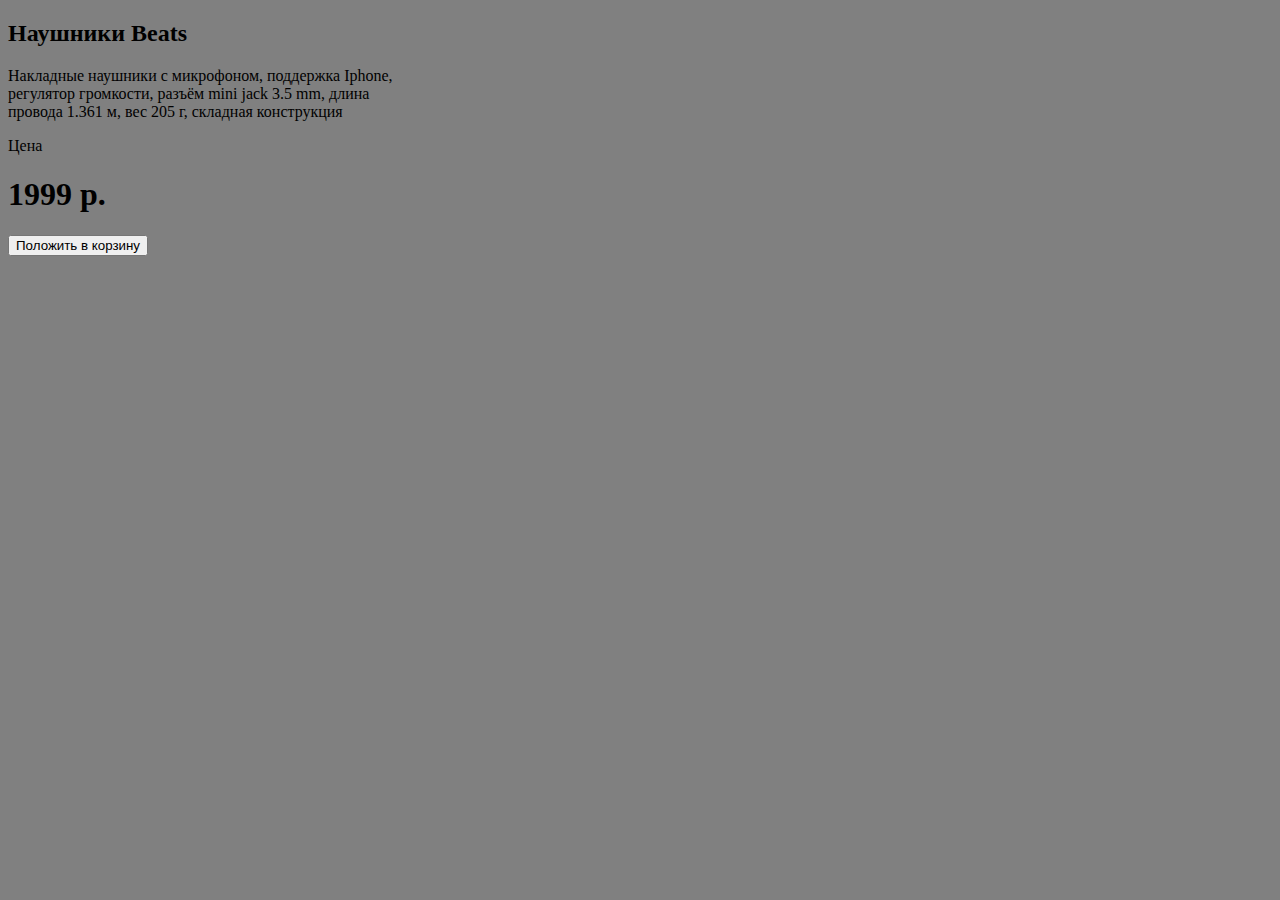
<file: lesson 8/html8.html>
<!doctype html>
<html>
    <head>
        <meta charset="utf-8">
        <title>Muertelin. Lesson 4</title>
        <link rel="stylesheet" href="css8.css">
    </head>
    <body>
        <h2>Наушники Beats</h2>
        <p>Накладные наушники с микрофоном, поддержка Iphone,
            <br>регулятор громкости, разъём mini jack 3.5 mm, длина
            <br>провода 1.361 м, вес 205 г, складная конструкция
        </p>
        <p>Цена</p>
        <h1>1999 р.</h1>
        <button>Положить в корзину</button>

    </body>
</html>
</file>
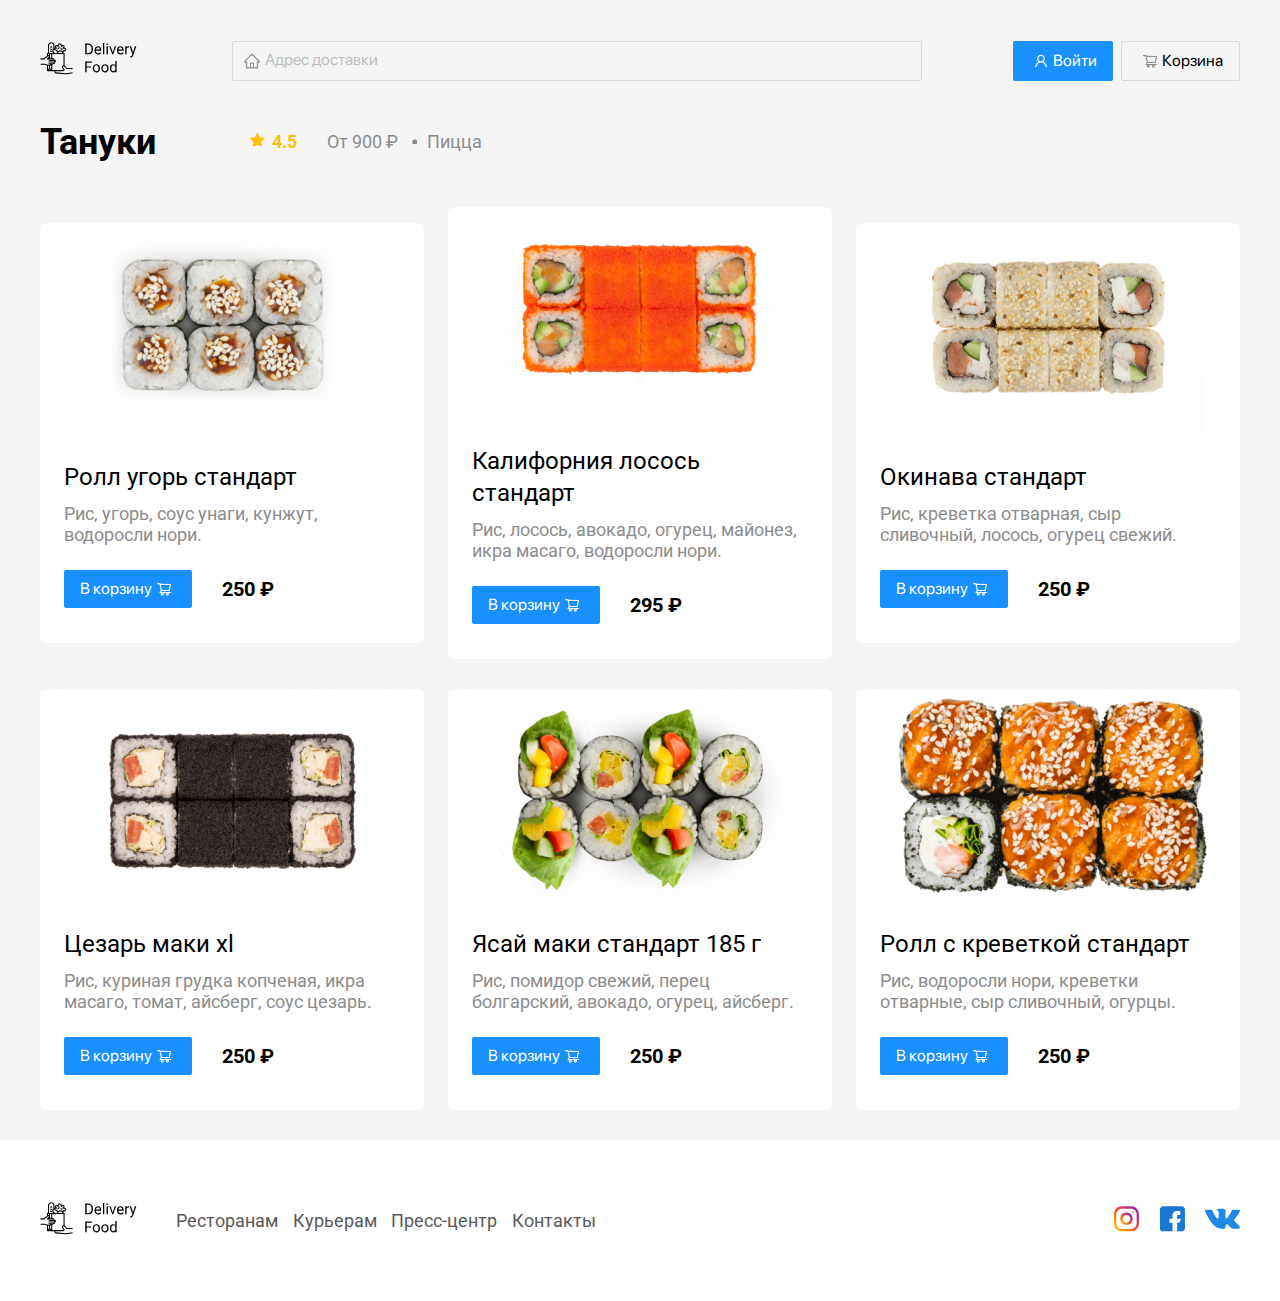
<file: delivery/content/restourant.html>
<!DOCTYPE html>
<html lang="ru">
<head>
   <meta charset="UTF-8">
   <meta http-equiv="X-UA-Compatible" content="IE=edge">
   <meta name="viewport" content="width=device-width, initial-scale=1.0">
   <title>Delivery Food</title>
   <link rel="preconnect" href="https://fonts.googleapis.com">
   <link rel="preconnect" href="https://fonts.gstatic.com" crossorigin>
   <link href="https://fonts.googleapis.com/css2?family=Roboto:wght@400;700&display=swap" rel="stylesheet">
   <link rel="stylesheet" href="../css/style.css">
   <script src="../js/main.js" defer></script>
</head>
<body>
   <header class="header">
       
       <div class="container block">
           
           <a href="../index.html" class="logo-link">
               <img src="../img/logo.svg" alt="Логотип" class="logo-img">
           </a>

           <input type="text" class="input adress-input" placeholder="Адрес доставки">
           
           <div class="buttons">
               <button class="button button--primary">
                   <img src="../img/user.svg" alt="Человек" class="login-img"> 
                   <span class="button-text">Войти</span>
               </button>
               <button class="button button--secondary">
                   <img src="../img/shopping-cart.svg" alt="Корзина" class="cart-img"> 
                   <span class="button-text">Корзина</span>
               </button>
           </div>
           <!-- /.buttons -->
       
       </div>
       <!-- /.container block -->
   
   </header>
   <!-- /.header -->

   <section class="section restourant">
       <div class="container">
           <div class="section__header restourant__header">
               <h2 class="section__header-title">Тануки</h2>
               <div class="card-desc">
                <span class="reit">4.5</span>
                <strong class="midprice">От 900 ₽</strong>
                <span class="dish">Пицца</span>
            </div>
            <!-- /.card-desc -->
           </div>
           <!-- /.section__header -->
           <div class="block cards">

               <div class="card">
                   <div class="card-img">
                       <img src="../img/roll_ugor.png" alt="Картинка товара">
                   </div>
                   <!-- /.card-img -->
                   <div class="card-main">
                       <div class="product-header">
                           <span class="cart-title">Ролл угорь стандарт</span>
                           <p class="desc">Рис, угорь, соус унаги, кунжут, водоросли нори.</p>
                       </div>
                       <!-- /.product__header -->
                       <div class="product-desc">
                           <button class="button button--primary">В корзину
                            <img src="../img/shopping-cart-white.svg" alt="Корзина" class="cart-img">
                           </button>
                           <span class="product-price">250 ₽</span>
                       </div>
                       <!-- /.product-desc -->
                   </div>
                   <!-- /.card-main -->
               </div>
               <!-- /.card -->

               <div class="card">
                <div class="card-img">
                    <img src="../img/kalifornia.png" alt="Картинка товара">
                </div>
                <!-- /.card-img -->
                <div class="card-main">
                    <div class="product-header">
                        <span class="cart-title">Калифорния лосось стандарт</span>
                        <p class="desc">Рис, лосось, авокадо, огурец, майонез, икра масаго, водоросли нори.</p>
                    </div>
                    <!-- /.product__header -->
                    <div class="product-desc">
                        <button class="button button--primary">В корзину
                         <img src="../img/shopping-cart-white.svg" alt="Корзина" class="cart-img">
                        </button>
                        <span class="product-price">295 ₽</span>
                    </div>
                    <!-- /.product-desc -->
                </div>
                <!-- /.card-main -->
               </div>
               <!-- /.card -->

               <div class="card">
                <div class="card-img">
                    <img src="../img/okinava.png" alt="Картинка товара">
                </div>
                <!-- /.card-img -->
                <div class="card-main">
                    <div class="product-header">
                        <span class="cart-title">Окинава стандарт</span>
                        <p class="desc"> Рис, креветка отварная, сыр сливочный, лосось, огурец свежий.</p>
                    </div>
                    <!-- /.product__header -->
                    <div class="product-desc">
                        <button class="button button--primary">В корзину
                         <img src="../img/shopping-cart-white.svg" alt="Корзина" class="cart-img">
                        </button>
                        <span class="product-price">250 ₽</span>
                    </div>
                    <!-- /.product-desc -->
                </div>
                <!-- /.card-main -->
               </div>
               <!-- /.card -->
            
               <div class="card">
                <div class="card-img">
                    <img src="../img/cesaz.png" alt="Картинка товара">
                </div>
                <!-- /.card-img -->
                <div class="card-main">
                    <div class="product-header">
                        <span class="cart-title">Цезарь маки хl</span>
                        <p class="desc">Рис, куриная грудка копченая, икра масаго, томат, айсберг, соус цезарь.</p>
                    </div>
                    <!-- /.product__header -->
                    <div class="product-desc">
                        <button class="button button--primary">В корзину
                         <img src="../img/shopping-cart-white.svg" alt="Корзина" class="cart-img">
                        </button>
                        <span class="product-price">250 ₽</span>
                    </div>
                    <!-- /.product-desc -->
                </div>
                <!-- /.card-main -->
               </div>
               <!-- /.card -->
            
               <div class="card">
                <div class="card-img">
                    <img src="../img/iasai.png" alt="Картинка товара">
                </div>
                <!-- /.card-img -->
                <div class="card-main">
                    <div class="product-header">
                        <span class="cart-title">Ясай маки стандарт 185 г</span>
                        <p class="desc">Рис, помидор свежий, перец болгарский, авокадо, огурец, айсберг.</p>
                    </div>
                    <!-- /.product__header -->
                    <div class="product-desc">
                        <button class="button button--primary">В корзину
                         <img src="../img/shopping-cart-white.svg" alt="Корзина" class="cart-img">
                        </button>
                        <span class="product-price">250 ₽</span>
                    </div>
                    <!-- /.product-desc -->
                </div>
                <!-- /.card-main -->
               </div>
               <!-- /.card -->
            
               <div class="card">
                <div class="card-img">
                    <img src="../img/roll_krevetka.png" alt="Картинка товара">
                </div>
                <!-- /.card-img -->
                <div class="card-main">
                    <div class="product-header">
                        <span class="cart-title">Ролл с креветкой стандарт</span>
                        <p class="desc">Рис, водоросли нори, креветки отварные, сыр сливочный, огурцы.</p>
                    </div>
                    <!-- /.product__header -->
                    <div class="product-desc">
                        <button class="button button--primary">В корзину
                         <img src="../img/shopping-cart-white.svg" alt="Корзина" class="cart-img">
                        </button>
                        <span class="product-price">250 ₽</span>
                    </div>
                    <!-- /.product-desc -->
                </div>
                <!-- /.card-main -->
               </div>
               <!-- /.card -->
            
           </div>
           <!-- /.block cards-->
       </div>
       <!-- /.container -->
   </section>
   <!-- /.section section-rest -->

   <footer class="footer">
       <div class="container block">
           <div class="footer-block">
               <a href="index.html" class="logo-link">
                   <img src="../img/logo.svg" alt="Логотип" class="logo-img">
               </a>
               <nav class="navigation">
                    <a href="#" class="nav-link">Ресторанам</a>
                    <a href="#" class="nav-link">Курьерам</a>
                    <a href="#" class="nav-link">Пресс-центр</a>
                    <a href="#" class="nav-link">Контакты</a>
               </nav>
               <!-- /.navigation -->    
           </div>
           <!-- /.footer-block -->
           <div class="social-block">
               <a href="#" class="social-link">
                   <img src="../img/inst.svg" alt="Социальная сеть" class="social-img">
               </a>
               <a href="#" class="social-link">
                   <img src="../img/facebook.svg" alt="Социальная сеть" class="social-img">
               </a>
               <a href="#" class="social-link">
                   <img src="../img/vk.svg" alt="Социальная сеть" class="social-img">
               </a>
           </div>
       </div>
       <!-- /.container block -->
   </footer>
   <!-- /.footer -->

   <div class="modal modal--close">
    <div class="modal-window">

        <div class="modal-header">
            <h2 class="modal-title">Корзина</h2>
            <button class="btn-close"></button>
        </div>
        <!-- /.modal-header -->

        <div class="modal-mail">
            <div class="row">
                <p class="product-name">Ролл угорь стандарт</p>
                <div class="row-right">
                    <div class="price-product">
                        <strong class="price">250</strong>
                        <span class="rub">₽</span>
                    </div>
                    <!-- /.price-product -->
                    <div class="counter">
                        <button class="btn-count">-</button>
                        <span class="count">1</span>
                        <button class="btn-count">+</button>
                    </div>
                    <!-- /.counter -->
                </div>
                <!-- /.row-right -->
            </div>
            <!-- /.row -->
            <div class="row">
                <p class="product-name">Ролл угорь стандарт</p>
                <div class="row-right">
                    <div class="price-product">
                        <strong class="price">250</strong>
                        <span class="rub">₽</span>
                    </div>
                    <!-- /.price-product -->
                    <div class="counter">
                        <button class="btn-count">-</button>
                        <span class="count">1</span>
                        <button class="btn-count">+</button>
                    </div>
                    <!-- /.counter -->
                </div>
                <!-- /.row-right -->
            </div>
            <!-- /.row -->
            <div class="row">
                <p class="product-name">Ролл угорь стандарт</p>
                <div class="row-right">
                    <div class="price-product">
                        <strong class="price">250</strong>
                        <span class="rub">₽</span>
                    </div>
                    <!-- /.price-product -->
                    <div class="counter">
                        <button class="btn-count">-</button>
                        <span class="count">1</span>
                        <button class="btn-count">+</button>
                    </div>
                    <!-- /.counter -->
                </div>
                <!-- /.row-right -->
            </div>
            <!-- /.row -->
            <div class="row">
                <p class="product-name">Ролл угорь стандарт</p>
                <div class="row-right">
                    <div class="price-product">
                        <strong class="price">250</strong>
                        <span class="rub">₽</span>
                    </div>
                    <!-- /.price-product -->
                    <div class="counter">
                        <button class="btn-count">-</button>
                        <span class="count">1</span>
                        <button class="btn-count">+</button>
                    </div>
                    <!-- /.counter -->
                </div>
                <!-- /.row-right -->
            </div>
            <!-- /.row -->
            <div class="row">
                <p class="product-name">Ролл угорь стандарт</p>
                <div class="row-right">
                    <div class="price-product">
                        <strong class="price">250</strong>
                        <span class="rub">₽</span>
                    </div>
                    <!-- /.price-product -->
                    <div class="counter">
                        <button class="btn-count">-</button>
                        <span class="count">1</span>
                        <button class="btn-count">+</button>
                    </div>
                    <!-- /.counter -->
                </div>
                <!-- /.row-right -->
            </div>
            <!-- /.row -->
            <div class="row">
                <p class="product-name">Ролл угорь стандарт</p>
                <div class="row-right">
                    <div class="price-product">
                        <strong class="price">250</strong>
                        <span class="rub">₽</span>
                    </div>
                    <!-- /.price-product -->
                    <div class="counter">
                        <button class="btn-count">-</button>
                        <span class="count">1</span>
                        <button class="btn-count">+</button>
                    </div>
                    <!-- /.counter -->
                </div>
                <!-- /.row-right -->
            </div>
            <!-- /.row -->
        </div>
        <!-- /.modal-mail -->

        <div class="modal-footer">
            <div class="sum">
                <h3 class="modal-sum">1250</h3>
                <span class="rub-sum">₽</span>
            </div>
            <!-- /.sum -->
            <div class="buttons">
                <button class="button button--primary">
                    <span class="button-text">Оформить заказ</span>
                </button>
                <button class="button button--secondary">
                    <span class="button-text">Отмена</span>
                </button>
            </div>
            <!-- /.buttons -->
        </div>
        <!-- /.modal-footer -->

    </div>
    <!-- /.modal-window -->
   </div>
   <!-- /.modal -->

</body>
</html>
</file>
<file: delivery/css/style.css>
@font-face {
    font-family: SF Pro Display;
    src: url(../fonts/SFPRODISPLAYREGULAR.OTF);
}
* {
    box-sizing: border-box;
    /*измерение элементов от рамки*/
    margin: 0;
    /*убрать стандартные отступы*/
    padding: 0;
}
html{
    font-family: 'Roboto', sans-serif;
}
body{
    background-color: #f5f5f5;
}
.block {
    display: flex;
    justify-content: space-between;
    align-items: center;
}
.cards{
    flex-wrap: wrap;
}
button img{
    margin-left: 4px;
    margin-right: 4px;
}
.container {
    max-width: 1200px;
    width: 100%;
    margin: auto;
}
.input{
    border: 1px solid #D9D9D9;
    border-radius: 2px;
    width: 100%;
    padding-left: 32px;
}
.input::placeholder {
    font-family: 'SF Pro Display';
    font-style: normal;
    font-weight: normal;
    font-size: 16px;
    color: #BFBFBF;
}

/*верхняя часть сайта*/
.header {
    padding-top: 40px;
    margin-bottom: 40px;
}
.adress-input {
    max-width: 690px;
    height: 40px;
    background: url('../img/home.svg') no-repeat 10px center;
}

.buttons{
    display: flex;
    flex-wrap: nowrap;
}
.button{
    padding: 8px 16px;
    display: flex;
    align-items: center;
    border-radius: 2px;
    border: none;
    cursor: pointer;
    font-family: 'SF Pro Display';
    font-style: normal;
    font-weight: 400;
    font-size: 16px;
    line-height: 22px;
}

.button--primary{
    background: #1890FF;
    color: #FFFFFF;
}
.button--secondary{
    background: transparent;
    border: 1px solid #D9D9D9;
    margin-left: 8px;
}

/*секция промо*/
.section-promo{
    margin-bottom: 56px;
}
.promo-block{
    background: #FFF1B8 url(../img/promo.png) no-repeat right;
    border-radius: 10px;
    padding: 68px 71px;
    filter: drop-shadow(0px 7px 12px rgba(158, 158, 163, 0.1));
}
.text-block{
    max-width: 520px;
    width: 100%;
}
.promo-title{
    max-width: 438px;
    font-family: 'Roboto';
    font-style: normal;
    font-weight: bold;
    font-size: 39px;
    line-height: 46px;
    color: #302C34;
    margin-bottom: 16px;
}
.promo-desc{
    font-family: 'Roboto';
    font-style: normal;
    font-weight: normal;
    font-size: 24px;
    line-height: 28px;
    color: #302C34;
}

/*секция рестораны*/
.section-rest{
    padding-bottom: 91px;
}
.section__header{
    display: flex;
    justify-content: space-between;
    align-items: center;
    margin-bottom: 44px;
}
.section__header-title{
    font-weight: bold;
    font-size: 36px;
    line-height: 42px;
    color: black;
}
.search-input{
    max-width: 306px;
    height: 34px;
    background: url(../img/search.svg) no-repeat 10px center;
}
.card{
    max-width: 384px;
    width: 100%;
    margin-bottom: 30px;
    background-color: #FFF;
    border-radius: 7px;
    text-decoration: none;
    color: black;
}
.card-main{
    padding: 21px 24px 35px;
}
.card-main__header{
    display: flex;
    justify-content: space-between;
    align-items: center;
    margin-bottom: 10px;
}
.cart-title{
    font-family: Roboto;
    font-style: normal;
    font-size: 24px;
    line-height: 32px;
}
.time-wait{
    background: #262626;
    border-radius: 2px;
    font-family: SF Pro Display;
    font-style: normal;
    font-weight: normal;
    font-size: 12px;
    line-height: 12px;
    color: white;
    padding: 5px 8px;
}
.reit{
    position: relative;
    font-family: 'Roboto';
    font-style: normal;
    font-weight: 700;
    font-size: 18px;
    line-height: 32px;
    color: #FFC107;
    margin-left: 22px;
    margin-right: 26px;
}
.reit::before{
    content: '';
    width: 15px;
    height: 14px;
    background: url(../img/star.svg);
    position: absolute;
    top: 1px;
    left: -22px;
}
.midprice{
    font-family: 'Roboto';
    font-style: normal;
    font-weight: 400;
    font-size: 18px;
    line-height: 32px;
    color: #8C8C8C;
    margin-right: 25px;
}
.dish{
    position: relative;
    font-family: 'Roboto';
    font-style: normal;
    font-weight: 400;
    font-size: 18px;
    line-height: 32px;
    color: #8C8C8C;  
}
.dish::before{
    content: '';
    width: 5px;
    height: 5px;
    background: url(../img/dot.svg);
    position: absolute;
    top: 50%;
    left: -15px;
    margin-top: -3px;
}
/*footer*/
.footer{
    background-color: white;
    padding: 60px 0;
}
.footer-block{
    max-width: 556px;
    width: 100%;
    display: flex;
    align-items: center;
    justify-content: space-between;
}
.navigation{
    max-width: 420px;
    width: 100%;
    display: flex;
    justify-content: space-between;
}
.nav-link{
    font-size: 18px;
    line-height: 21px;
    color: #595959;
    text-decoration: none;
}
.social-block{
    max-width: 127px;
    width: 100%;
    display: flex;
    justify-content: space-between;
    align-items: center;
}


/*страница ресторана*/
.restourant__header{
    max-width: 442px;
    width: 100%;
}
.product-header{
    display: flex;
    align-items: start;
    flex-direction: column;
    margin-bottom: 10px;
}
.desc{
    font-size: 18px;
    line-height: 21px;
    color: #8c8c8c;
    margin-top: 10px;
}
.product-desc{
    max-width: 210px;
    width: 100%;
    display: flex;
    justify-content: space-between;
    align-items: center;
    margin-top: 25px;
}
.product-price{
    font-weight: bold;
    font-size: 20px;
    line-height: 32px;
    color: black;
}

/*модальное окно*/
.modal{
    position: fixed;
    top: 0;
    left: 0;
    display: flex;
    justify-content: center;
    align-items: center;
    width: 100%;
    height: 100vh;
    background: rgba(0, 0, 0, 0.5)
}
.modal-window{
    max-width: 780px;
    width: 100%;
    background-color: white;
    padding: 41px 46px;
    display: flex;
    flex-direction: column;
}
.modal-header{
    width: 100%;
    display: flex;
    justify-content: space-between;
    align-items: center;
    margin-bottom: 48px;
}
.modal-title{
    font-size: 36px;
    line-height: 43px;
    color: black;
}
.btn-close{
    width: 25px;
    height: 25px;
    background: url('../img/close.svg') no-repeat center / cover;
    border: none;
    cursor: pointer;
}
.row{
    display: flex;
    justify-content: space-between;
    align-items: center;
    padding-bottom: 8px;
    padding-top: 15px;
    border-bottom: 1px solid #D9D9D9;
}
.row-right{
    display: flex;
    justify-content: space-between;
    align-items: center;
    max-width: 216px;
    width: 100%;
}
.product-name{
    font-size: 18px;
    line-height: 32px;
}
.price-product{
    font-weight: bold;
    font-size: 20px;
    line-height: 32px;
}
.btn-count{
    font-family: SF pro display;
    font-style: normal;
    font-weight: normal;
    font-size: 14px;
    line-height: 22px;
    color: #40a9ff;
    width: 40px;
    height: 32px;
    cursor: pointer;
    background: transparent;
    border: none;
    border: 1px solid #40a9ff;
    border-radius: 2px;
}
.count{
    margin-left: 13px;
    margin-right: 13px;
    font-size: 16px;
    line-height: 24px;
}
.modal-footer{
    width: 100%;
    display: flex;
    justify-content: space-between;
    align-items: center;
    margin-top: 53px;
}
.sum{
    display: flex;
    align-items: center;
    padding: 15px 20px;
    color: white;
    background: #262626;
    border-radius: 5px;
    font-weight: bold;
    font-size: 23px;
    line-height: 23px;
}
.rub-sum{
    margin-left: 5px;
}
.modal--close{
    display: none;
}
</file>
<file: lesson 4-5/lesson5.css>
h2, h1{
    text-align: center;
}
body {
    background-color: rgb(208, 203, 195);
}
p, h1, h2, href {
    color: rgb(23, 19, 16);
}
</file>
<file: lesson 8/css8.css>
body {
    background-color: gray;
    padding: 0;
}
</file>
